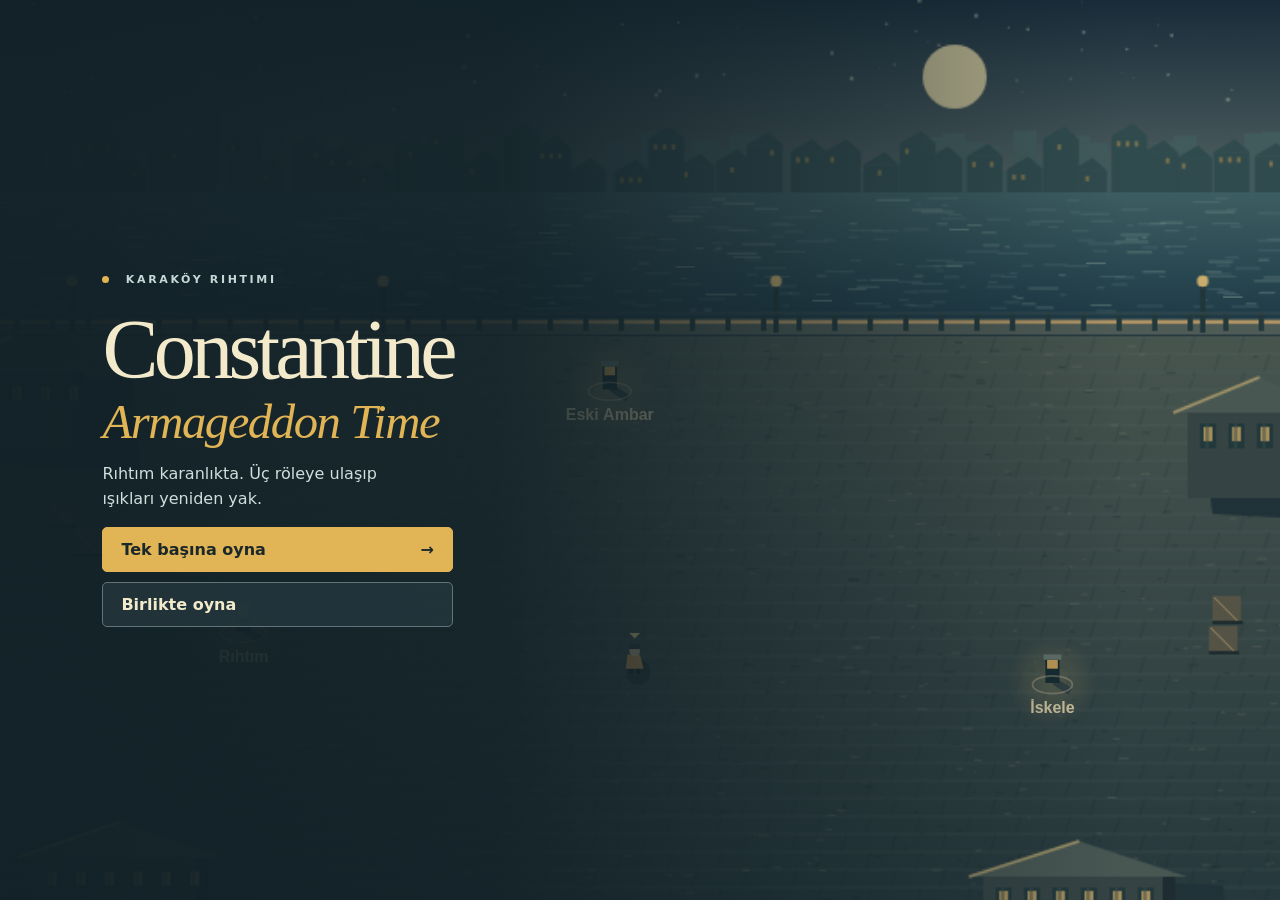
<file: mobile/index.html>
<!doctype html>
<html lang="tr"><head><meta charset="utf-8"><meta name="viewport" content="width=device-width,initial-scale=1,viewport-fit=cover"><meta name="theme-color" content="#15262c"><title>Constantine · Armageddon Time</title><link rel="stylesheet" href="style.css"></head>
<body>
<main id="game">
<canvas id="harbour" aria-label="Oyun haritası. Yürümek için rıhtımda bir noktaya dokun."></canvas>
<header class="hud" hidden><div><small>KARAKÖY</small><strong>Rıhtım Nöbeti</strong></div><span id="counter">0 / 3</span><button id="menu" aria-label="Ana menüye dön">☰</button></header>
<div class="playbar" hidden><div class="status"><i></i><span id="mode"></span><span id="feedback" role="status"></span></div><button id="activate" disabled>Röleyi etkinleştir</button></div>
<section id="cover"><div class="intro">
<div class="eyebrow"><i></i> KARAKÖY RIHTIMI</div>
<h1>Constantine<em>Armageddon Time</em></h1>
<p>Rıhtım karanlıkta. Üç röleye ulaşıp ışıkları yeniden yak.</p>
<button id="solo" class="primary">Tek başına oyna <span>→</span></button><button id="online" class="secondary">Birlikte oyna</button>
<form id="connect" hidden><label for="address">Oyun sunucusunun HTTPS adresi</label><input type="url" id="address" placeholder="https://oyun.ornek.com" required><button class="secondary">Sunucuya bağlan</button></form>
<p id="error" role="status"></p>
</div></section>
<section id="won" hidden><div class="intro"><div class="eyebrow"><i></i> GÖREV TAMAMLANDI</div>
<h2>Rıhtım yeniden aydınlık.</h2><p>Üç röle de devrede.</p><button id="again" class="primary">Ana menüye dön <span>→</span></button></div></section>
</main><script src="world.js"></script><script src="scene.js"></script><script src="game.js"></script></body></html>
</file>
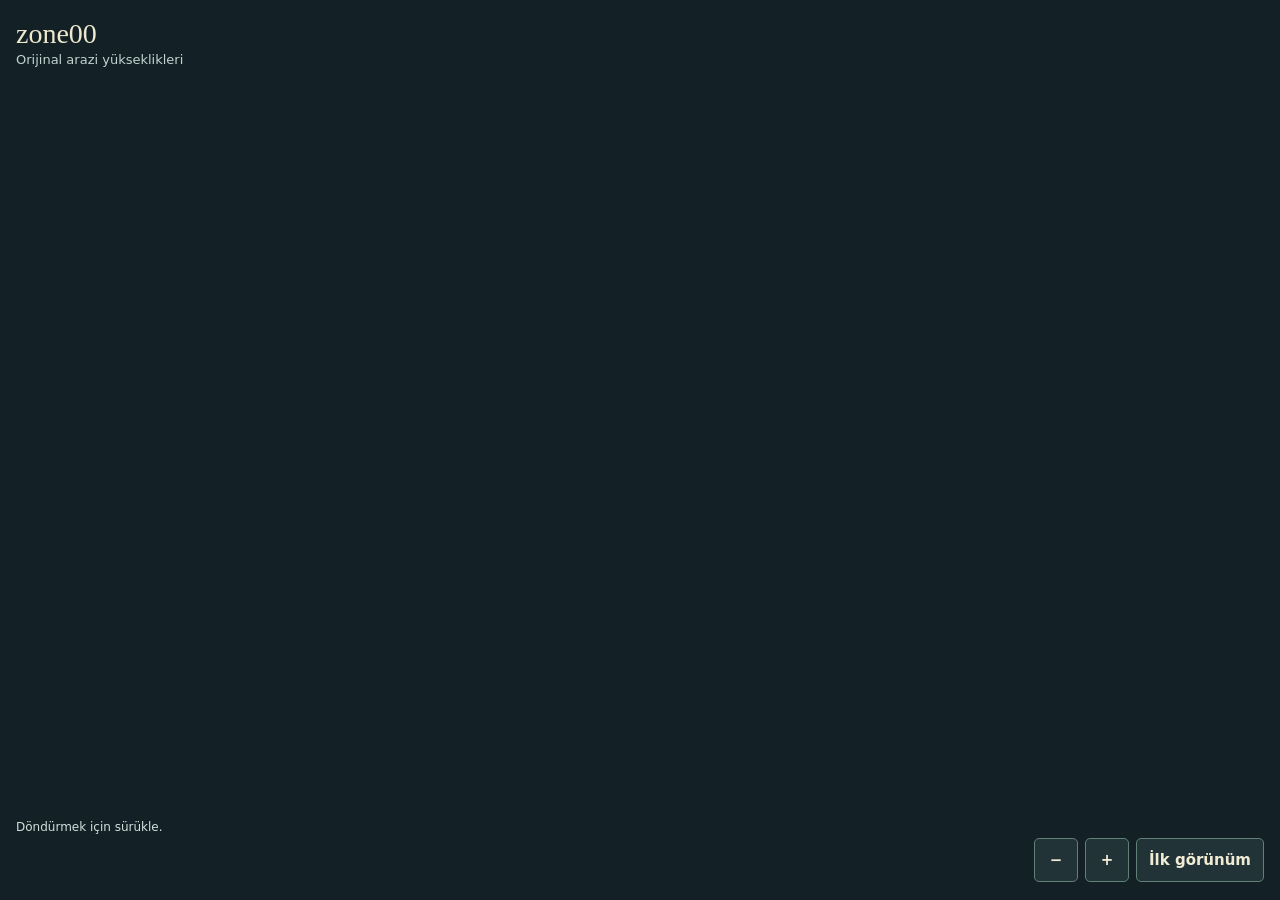
<file: analysis/viewer/zone00.html>
<!doctype html>
<html lang="tr"><head><meta charset="utf-8"><meta name="viewport" content="width=device-width,initial-scale=1,viewport-fit=cover"><title>zone00 · Arazi incelemesi</title>
<style>
*{box-sizing:border-box}html,body,main,canvas{width:100%;height:100%;margin:0}body{background:#132127;color:#eee9ce;font-family:system-ui,sans-serif}main{position:relative}canvas{display:block;touch-action:none}.heading,.controls{position:absolute;left:16px;right:16px;display:flex;align-items:center;pointer-events:none}.heading{top:18px;justify-content:space-between;align-items:flex-start}.heading h1{font:normal 28px Georgia,serif;margin:0}.heading p{margin:2px 0;color:#c2d3cc;font-size:13px}.controls{bottom:18px;justify-content:flex-end;gap:7px}.controls button{pointer-events:auto;font:600 15px system-ui,sans-serif;min-height:44px;min-width:44px;background:#213337;color:#f0ebd3;border:1px solid #608078;border-radius:5px;padding:8px 12px}.controls button:focus{outline:2px solid #ebcb78}.tip{position:absolute;left:16px;bottom:66px;color:#d2e0d9;font-size:12px;margin:0;pointer-events:none}
</style></head>
<body><main><canvas id="terrain" aria-label="Orijinal zone00 yüksekliklerinden çizilen üç boyutlu arazi"></canvas><header class="heading"><div><h1>zone00</h1><p>Orijinal arazi yükseklikleri</p></div></header>
<p class="tip">Döndürmek için sürükle.</p><div class="controls"><button id="out" aria-label="Uzaklaştır">−</button><button id="in" aria-label="Yaklaştır">+</button><button id="reset">İlk görünüm</button></div></main>
<script id="mesh" type="application/json">__ZONE_MESH__</script><script>
"use strict";
const mesh=JSON.parse(document.getElementById("mesh").textContent);
const canvas=document.getElementById("terrain"),ctx=canvas.getContext("2d");
const v=mesh.vertices,faces=mesh.triangles;
const xs=v.map(p=>p[0]),ys=v.map(p=>p[1]),zs=v.map(p=>p[2]);
const bounds=values=>values.reduce(([min,max],x)=>[Math.min(min,x),Math.max(max,x)],[Infinity,-Infinity]);
const [x0,x1]=bounds(xs),[y0,y1]=bounds(ys),[z0,z1]=bounds(zs);
const center=[(x0+x1)/2,(y0+y1)/2,(z0+z1)/2];
const geometry=v.map(p=>p.map((x,i)=>x-center[i]));
const shades=faces.map(([i,j,k])=>{
 const a=v[i],b=v[j],c=v[k],dx=b[0]-a[0],dy=b[1]-a[1],dz=b[2]-a[2],ex=c[0]-a[0],ey=c[1]-a[1],ez=c[2]-a[2];
 const nx=dy*ez-dz*ey,ny=dz*ex-dx*ez,nz=dx*ey-dy*ex,n=Math.hypot(nx,ny,nz)||1;
 const light=Math.max(0,(-.46*nx+.72*ny-.52*nz)/n),h=(a[1]+b[1]+c[1]-3*y0)/(3*(y1-y0||1));
 return "rgb("+[48+105*light+54*h,71+101*light+32*h,67+79*light+23*h].map(Math.round).join(",")+")";
});
let yaw,pitch,zoom,drag;
function reset(){yaw=-.66;pitch=.72;zoom=1;draw()}
function draw(){
 const w=canvas.clientWidth,h=canvas.clientHeight,dpr=Math.min(devicePixelRatio||1,2);
 if(canvas.width!==Math.round(w*dpr)||canvas.height!==Math.round(h*dpr)){canvas.width=Math.round(w*dpr);canvas.height=Math.round(h*dpr)}
 ctx.setTransform(dpr,0,0,dpr,0,0);ctx.fillStyle="#132127";ctx.fillRect(0,0,w,h);
 const cy=Math.cos(yaw),sy=Math.sin(yaw),cp=Math.cos(pitch),sp=Math.sin(pitch);
 const projected=geometry.map(([x,y,z])=>{const a=x*cy-z*sy,b=x*sy+z*cy;return [a,y*cp-b*sp,b*cp+y*sp]});
 const [u0,u1]=bounds(projected.map(p=>p[0])),[v0,v1]=bounds(projected.map(p=>p[1]));
 const scale=zoom*Math.min((w*.92)/Math.max(1,u1-u0),Math.max(70,h-175)/Math.max(1,v1-v0));
 const ox=w*.5-(u0+u1)*scale*.5,oy=h*.5+(v0+v1)*scale*.5;
 const depth=faces.map(([i,j,k],f)=>[projected[i][2]+projected[j][2]+projected[k][2],f]).sort((a,b)=>a[0]-b[0]);
 for(const [,f] of depth){
  ctx.fillStyle=ctx.strokeStyle=shades[f];ctx.lineWidth=.55;ctx.beginPath();
  faces[f].forEach((index,n)=>{const p=projected[index],x=ox+p[0]*scale,y=oy-p[1]*scale;if(n)ctx.lineTo(x,y);else ctx.moveTo(x,y)});
  ctx.closePath();ctx.fill();ctx.stroke();
 }
}
canvas.addEventListener("pointerdown",e=>{if(drag)return;drag={id:e.pointerId,x:e.clientX,y:e.clientY};canvas.setPointerCapture(e.pointerId)});
canvas.addEventListener("pointermove",e=>{if(!drag||drag.id!==e.pointerId)return;yaw+=(e.clientX-drag.x)*.009;pitch=Math.max(.10,Math.min(1.48,pitch+(e.clientY-drag.y)*.006));drag.x=e.clientX;drag.y=e.clientY;draw()});
canvas.addEventListener("lostpointercapture",()=>{drag=null});
document.getElementById("in").onclick=()=>{zoom=Math.min(4,zoom*1.25);draw()};
document.getElementById("out").onclick=()=>{zoom=Math.max(.55,zoom/1.25);draw()};
document.getElementById("reset").onclick=reset;
window.addEventListener("resize",draw);reset();
</script></body></html>
</file>
<file: mobile/style.css>
:root{color-scheme:dark;--cream:#f2eacb;--gold:#e1b455;--night:#14232a;font-family:system-ui,sans-serif}
*{box-sizing:border-box}html,body,#game{margin:0;width:100%;height:100%;overflow:hidden;background:var(--night)}[hidden]{display:none!important}#game{position:relative;isolation:isolate}canvas{display:block;width:100%;height:100%;touch-action:none}
button,input{font:inherit}button{cursor:pointer;border:1px solid #637478;border-radius:5px;color:var(--cream);background:#1d333b;padding:12px 18px;font-weight:650}button:disabled{color:#adbbbd;background:#25383d;border-color:#46565a}button:focus-visible,input:focus-visible{outline:3px solid #ffe89b;outline-offset:3px}
#cover,#won{position:absolute;top:0;right:0;bottom:0;left:0;display:flex;align-items:center;overflow:auto;padding:22px 8vw;padding:max(22px,env(safe-area-inset-left)) 8vw;background:linear-gradient(90deg,#122127f5 4%,#122127e3 39%,#1221272b 88%)}
.intro{max-width:410px}.eyebrow,.hud small{font-size:11px;letter-spacing:.24em;font-weight:750;color:#c7d8d8}.eyebrow i,.status i{display:inline-block;background:var(--gold);width:7px;height:7px;border-radius:50%;margin-right:10px}.intro h1,.intro h2{font-family:Georgia,serif;color:var(--cream);font-weight:400;letter-spacing:-.055em;margin:24px 0 16px;line-height:.95;font-size:48px;font-size:clamp(46px,7vw,84px)}.intro h1 em{display:block;font-weight:400;font-style:italic;color:var(--gold);font-size:.58em;letter-spacing:-.03em;margin-top:10px}.intro h2{font-size:55px}.intro p{line-height:1.55;color:#d0dedd;font-size:16px;max-width:32ch}.primary,.secondary{display:block;width:100%;margin-top:10px;text-align:left}.primary{background:var(--gold);border-color:var(--gold);color:#1b282a}.primary span{float:right}.secondary{background:#263a40b8}.intro form{margin-top:14px}label{display:block;font-size:14px;margin-bottom:5px}input{width:100%;min-height:42px;padding:8px;border:1px solid #99a5a5;background:#122127;border-radius:4px}.intro #error:not(:empty){color:#ffd9a0}.intro #error:empty{margin:0}
.hud,.playbar{position:absolute;z-index:1;left:14px;right:14px;left:max(14px,env(safe-area-inset-left));right:max(14px,env(safe-area-inset-right));display:flex;align-items:center;gap:10px}.hud{top:14px;top:max(14px,env(safe-area-inset-top));pointer-events:none}.hud>div,.hud>span,.hud>button,.status{background:#132328ed;border:1px solid #536265;border-radius:5px;color:var(--cream)}.hud>div{padding:9px 14px}.hud small,.hud strong{display:block}.hud small{font-size:9px}.hud strong{font-family:Georgia,serif;font-size:18px;margin-top:2px}.hud>span{padding:10px 14px;margin-left:auto;font-variant-numeric:tabular-nums;color:var(--gold)}.hud button{pointer-events:auto}.playbar{bottom:14px;bottom:max(14px,env(safe-area-inset-bottom));align-items:flex-end;justify-content:space-between;pointer-events:none}.status{font-size:12px;padding:9px 11px;max-width:58%}.status i{width:6px;height:6px;margin-right:5px}.status span:last-child{display:block;color:#d7dddd;margin-top:3px}#activate{pointer-events:auto}#activate:not(:disabled){color:#172329;background:var(--gold);border-color:var(--gold)}
@media(max-height:490px){#cover,#won{padding:14px 6vw;align-items:flex-start}.intro h1{font-size:40px;margin:10px 0}.intro p{margin:8px 0}.intro button{padding:8px 12px}.hud{top:6px}.playbar{bottom:8px}}
</file>
